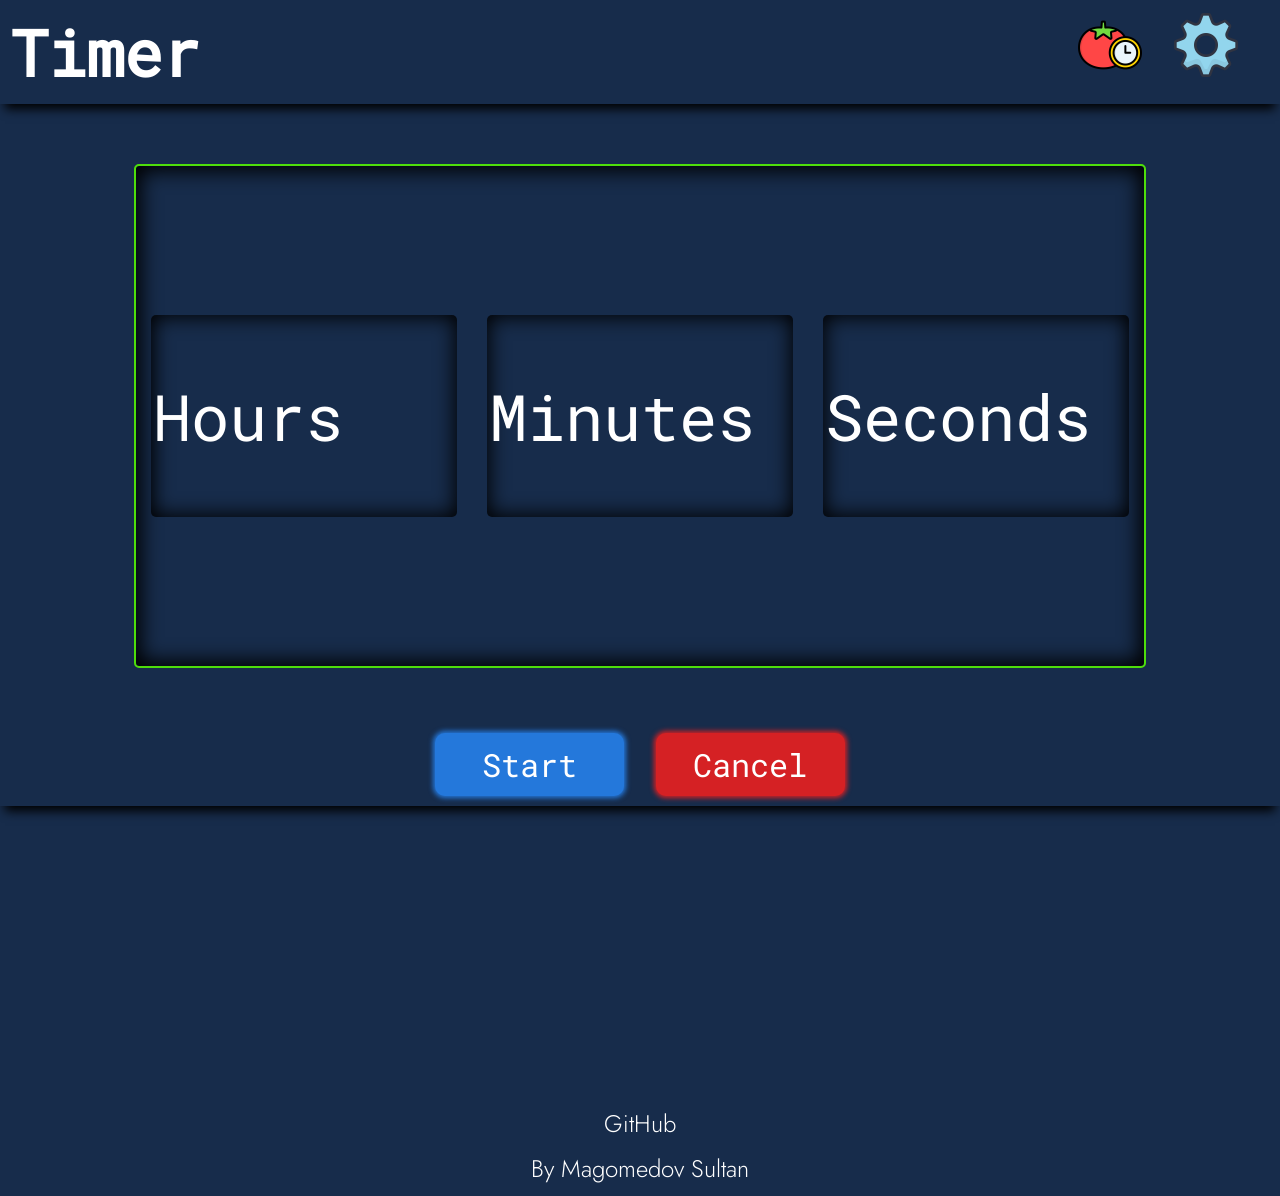
<file: index.html>
<!DOCTYPE html>
<html lang="en">
<head>
    <meta charset="UTF-8">
    <meta name="viewport" content="width=device-width, initial-scale=1.0">
    <link rel="stylesheet" href="css/timer.css">
    <link rel="stylesheet" href="css/set-time.css">
    <title>Timer</title>
</head>
<body>
    <header class="header">
        <a href="index.html" class="header_title">Timer</a>
        <div class="header_buttons" >
            <a href="pomodoro-timer.html">
                <img src="src/img/pomodoro-technique.png" alt="" title="Помодоро таймер">
            </a>
            <a href="settings.html">
                <img src="src/img/gear.png" alt="" title="Настройки">
            </a>
        </div>
    </header>
    <main class="main">
        <div class="main_input-time-container">   
            <input type="number" id="hours" required max="" placeholder="Hours" class="main_input">
            <input type="number" id="minutes" required max="60" placeholder="Minutes" class="main_input">
            <input type="number" id="seconds" required max="60" placeholder="Seconds" class="main_input">
        </div>
        <div class="main_set-time-buttons">
            <button class="main_button margin-right set-timer" id="set-timer-btn">Start</button>
            <button class="main_button cancel">Cancel</button>
        </div>
    </main>
    <footer class="footer">
        <div class="footer_info">
            <a href="https://github.com/SultanVortik/Timer">GitHub</a>
            <span>By Magomedov Sultan</span>
        </div>
    </footer>
    <script type="module" src="js/set_time.js" ></script>
</body>
</html>
</file>
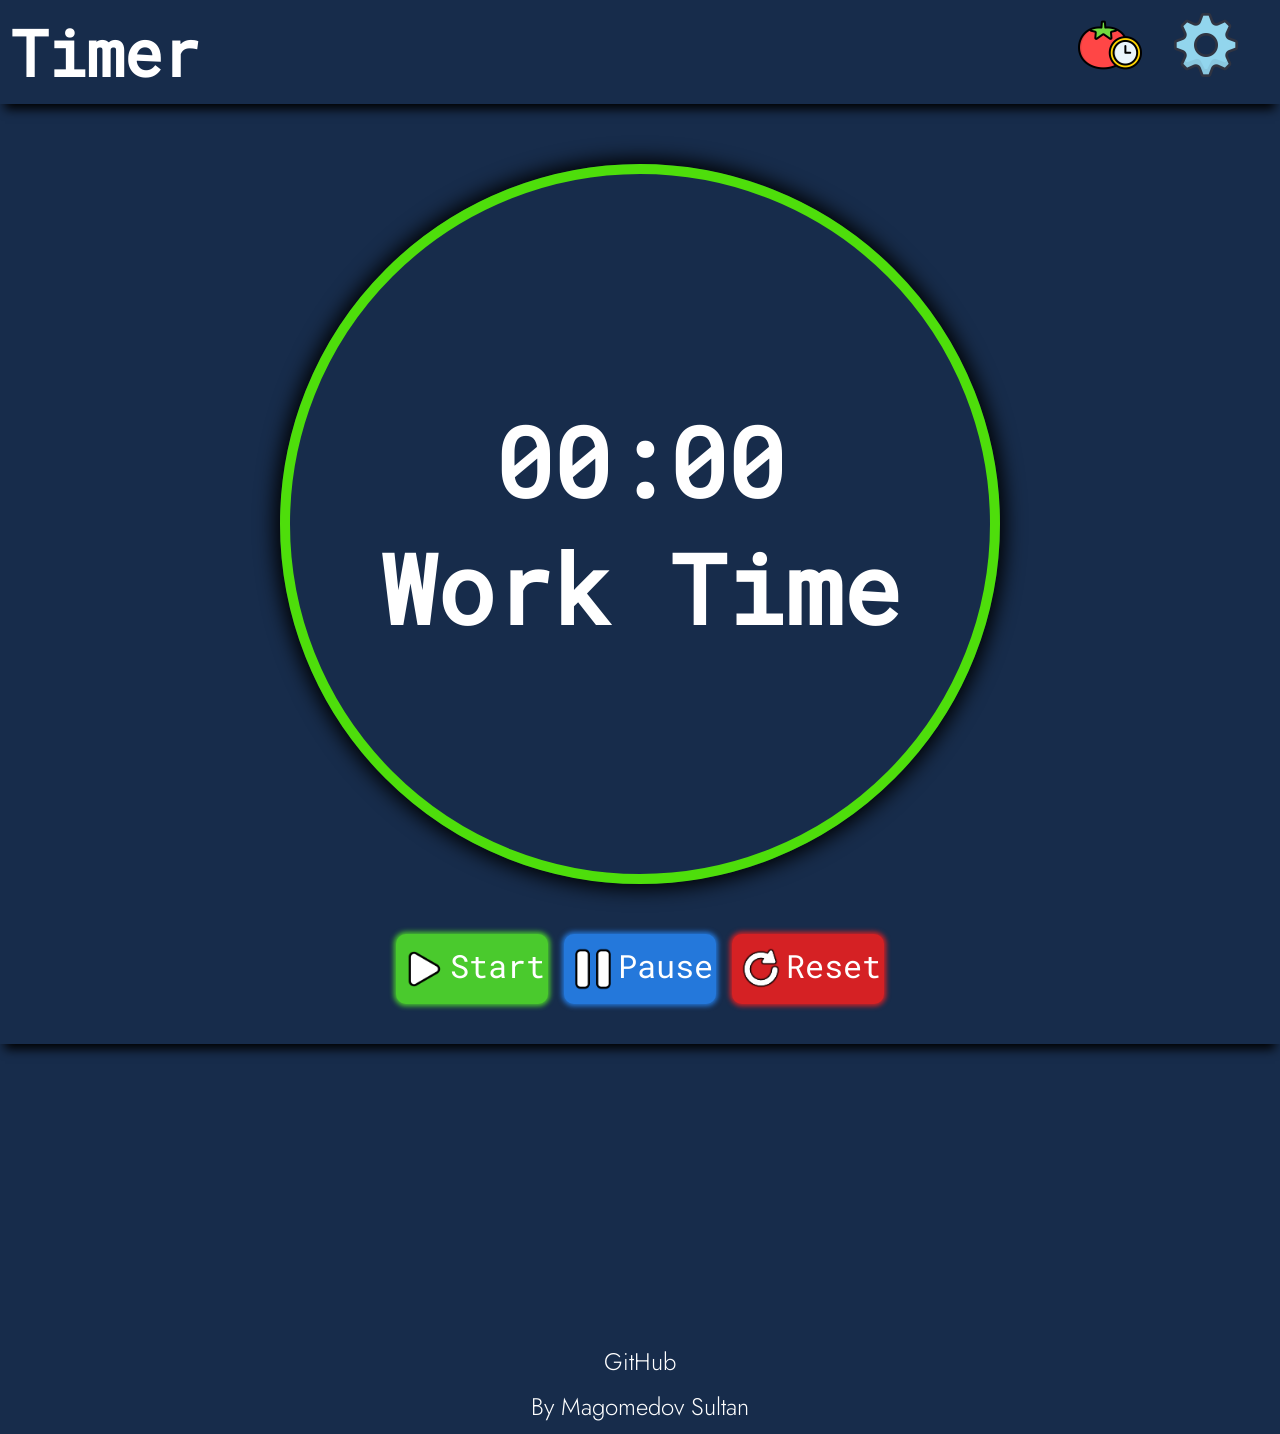
<file: pomodoro.html>
<!DOCTYPE html>
<html lang="en">
<head>
    <meta charset="UTF-8">
    <meta name="viewport" content="width=device-width, initial-scale=1.0">
    <title>Timer</title>
    <link rel="stylesheet" href="css/timer.css">
</head>
<body>
    <header class="header">
        <a href="index.html" class="header_title">Timer</a>
        <div class="header_buttons" >
            <a href="pomodoro-timer.html">
                <img src="src/img/pomodoro-technique.png" alt="" title="Помодоро таймер">
            </a>
            <a href="settings.html">
                <img src="src/img/gear.png" alt="" title="Настройки">
            </a>
        </div>
    </header>
    <main class="main">
        <div class="main_timer display-center">
            <span id="pomodoro-time" class="pomodoro_timer_el">00:00</span>
            <span class="timer-title pomodoro_timer_el" >Work Time</span>
        </div>
        <div class="main_timer-buttons">
            <button class="main_button start">
                <img class="main_button-icon" src="src/img/play.png" alt="">
                Start
            </button>
            <button class="main_button pause">
                <img class="main_button-icon" src="src/img/pause-button.png" alt="">
                Pause
            </button>
            <button class="main_button reset">
                <img class="main_button-icon" src="src/img/reset.png" alt="">
                Reset
            </button>
        </div>
    </main>
    <footer class="footer">
        <div class="footer_info">
            <a href="https://github.com/SultanVortik/Timer">GitHub</a>
            <span>By Magomedov Sultan</span>
        </div>
    </footer>
    <script type="module" src="js/pomodoro.js"></script>
</body>
</html>
</file>
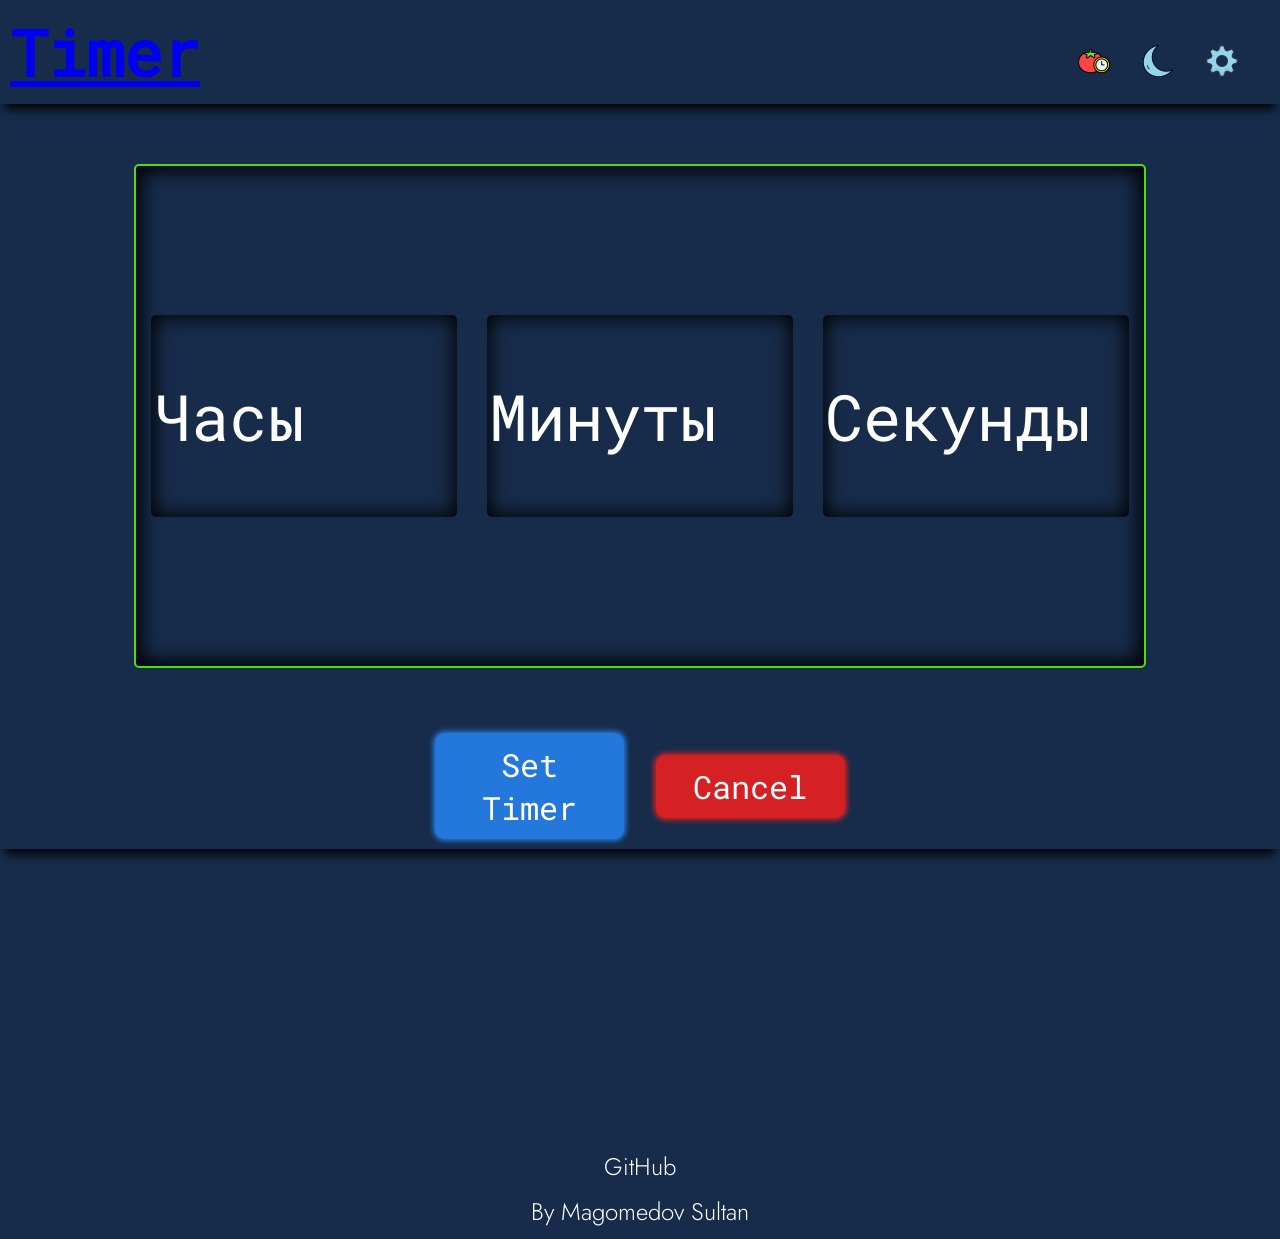
<file: set-time.html>
<!DOCTYPE html>
<html lang="en">
<head>
    <meta charset="UTF-8">
    <meta name="viewport" content="width=device-width, initial-scale=1.0">
    <link rel="stylesheet" href="css/timer.css">
    <link rel="stylesheet" href="css/set-time.css">
    <title>Set Time</title>
</head>
<body>
    <header class="header">
        <a href="set-time.html">Timer</a>
        <div class="header_buttons" >
            <a href="">
                <img src="src/img/pomodoro-technique.png" alt="" title="Помодоро таймер">
            </a>
            <a href="">
                <img src="src/img/moon.png" alt="" title="Переключить тему">
            </a>
            <a href="">
                <img src="src/img/gear.png" alt="" title="Настройки">
            </a>
        </div>
    </header>
    <main class="main">
        <div class="main_input-time-container">   
            <input type="number" placeholder="Часы" class="main_input">
            <input type="number" placeholder="Минуты" class="main_input">
            <input type="number" placeholder="Секунды" class="main_input">
        </div>
        <div class="main_set-time-buttons">
            <button class="main_button margin-right set-timer">Set Timer</button>
            <button class="main_button cancel">Cancel</button>
        </div>
    </main>
    <footer class="footer">
        <div class="footer_info">
            <a href="https://github.com/SultanVortik/Timer">GitHub</a>
            <span>By Magomedov Sultan</span>
        </div>
    </footer>
</body>
</html>
</file>
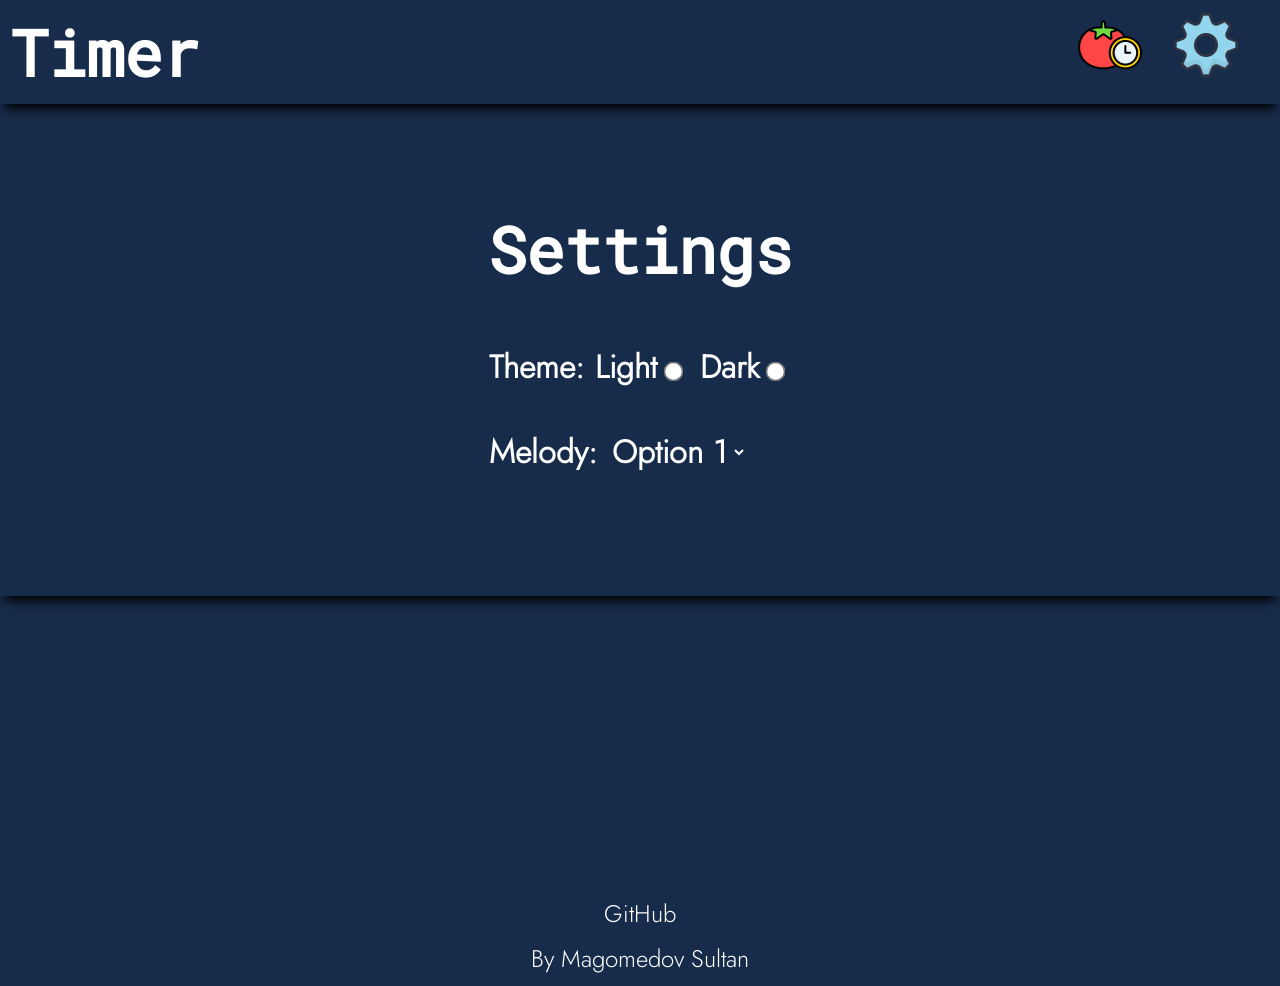
<file: settings.html>
<!DOCTYPE html>
<html lang="en">
<head>
    <meta charset="UTF-8">
    <meta name="viewport" content="width=device-width, initial-scale=1.0">
    <link rel="stylesheet" href="css/timer.css">
    <link rel="stylesheet" href="css/set-time.css">
    <title>Timer</title>
</head>
<body>
    <header class="header">
        <a href="index.html" class="header_title">Timer</a>
        <div class="header_buttons" >
            <a href="pomodoro-timer.html">
                <img src="src/img/pomodoro-technique.png" alt="" title="Помодоро таймер">
            </a>
            <a href="settings.html">
                <img src="src/img/gear.png" alt="" title="Настройки">
            </a>
        </div>
    </header>
    <main class="main">
        <h1 class="settings-title">Settings</h1>
        <div class="main_settings">
            <label for="" class="settings_el" id="theme-container">
                Theme: 
                Light<input type="radio" name="theme" id="light"> 
                Dark<input type="radio" name="theme" id="dark">
            </label><br>
            <label for="" class="settings_el">
                Melody:
                    <select class="select" name="" id="">
                        <option selected value="../src/music/1.mp3">Option 1</option>
                        <option value="../src/music/2.mp3">Option 2</option>
                        <option value="../src/music/3.mp3">Option 3</option>
                        <option value="../src/music/4.mp3">Option 4</option>                 
                    </select>
            </label>
        </div>
    </main>
    <footer class="footer">
        <div class="footer_info">
            <a href="https://github.com/SultanVortik/Timer">GitHub</a>
            <span>By Magomedov Sultan</span>
        </div>
    </footer>
    <script type="module" src="js/settings.js"></script>
</body>
</html>
</file>
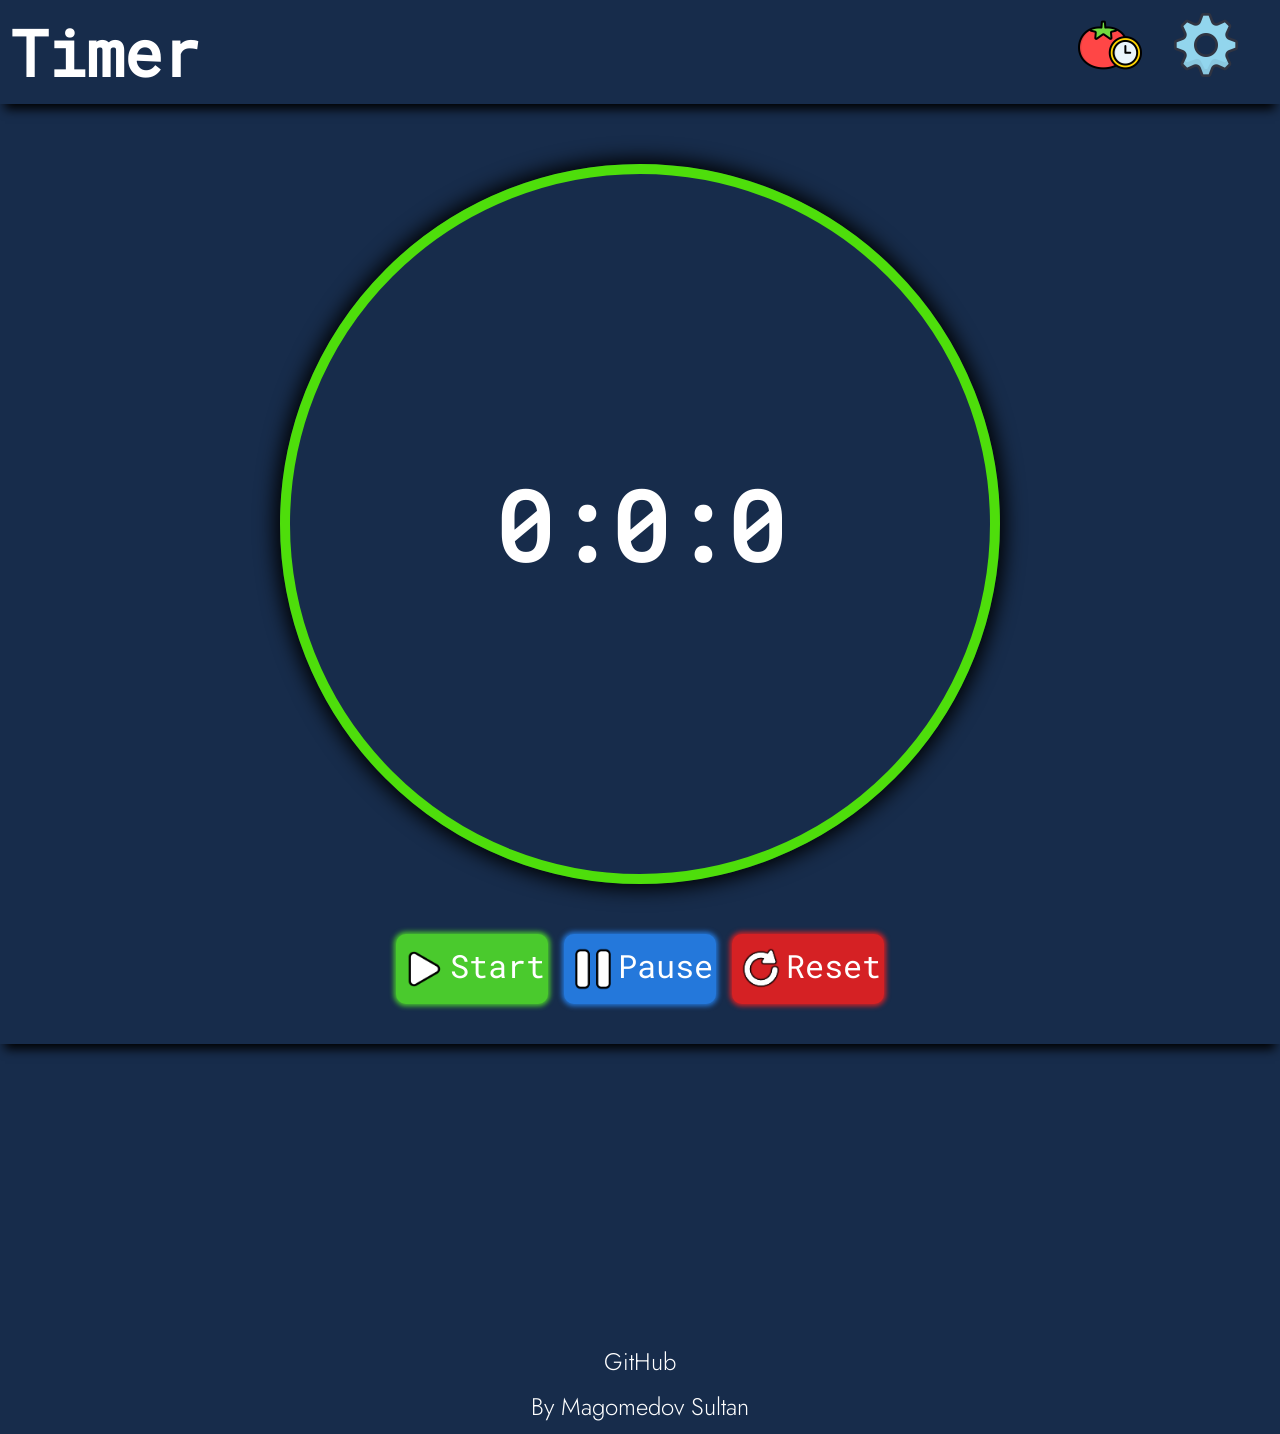
<file: timer.html>
<!DOCTYPE html>
<html lang="en">
<head>
    <meta charset="UTF-8">
    <meta name="viewport" content="width=device-width, initial-scale=1.0">
    <title>Timer</title>
    <link rel="stylesheet" href="css/timer.css">
</head>
<body>
    <header class="header">
        <a href="index.html" class="header_title">Timer</a>
        <div class="header_buttons" >
            <a href="pomodoro-timer.html">
                <img src="src/img/pomodoro-technique.png" alt="" title="Помодоро таймер">
            </a>
            <a href="settings.html">
                <img src="src/img/gear.png" alt="" title="Настройки">
            </a>
        </div>
    </header>
    <main class="main">
        <div class="main_timer">
            <span id="current-time">00:00:00</span>
        </div>
        <div class="main_timer-buttons">
            <button class="main_button start">
                <img class="main_button-icon" src="src/img/play.png" alt="">
                Start
            </button>
            <button class="main_button pause">
                <img class="main_button-icon" src="src/img/pause-button.png" alt="">
                Pause
            </button>
            <button class="main_button reset">
                <img class="main_button-icon" src="src/img/reset.png" alt="">
                Reset
            </button>
        </div>
    </main>
    <footer class="footer">
        <div class="footer_info">
            <a href="https://github.com/SultanVortik/Timer">GitHub</a>
            <span>By Magomedov Sultan</span>
        </div>
    </footer>
    <script type="module" src="js/timer.js"></script>
</body>
</html>
</file>
<file: css/timer.css>
@font-face {
    font-family: "main-font";
    src: url('/src/fonts/RobotoMono-Regular.ttf') format(truetype);
}

@font-face {
    font-family: "second-font";
    src: url('/src/fonts/Jost-Light.ttf') format(truetype);
}

body {
    margin: 0;
    padding: 0;
    background-color: #172c4b;
    --text-color-light: white;
    --text-size-main: 4rem;
    --text-size-second: 2rem;
    --box-shadow-dark: 0px 10px 10px -5px black;
    --box-shadow-light: 1px 1px 20px 10px white;
}

body::-webkit-scrollbar {
    display: none;
}

.header {
    color: var(--text-color-light);
    font-size: var(--text-size-main);
    font-family: "main-font";
    font-weight: bold;
    display: flex;
    align-items: center;
    justify-content: space-between;
    box-shadow: var(--box-shadow-dark);
    padding: 10px;
    margin-bottom: 50px;
}

.header_title {
    transition: 0.5s;
    text-decoration: none;
    color: var(--text-color-light);
}
.header_title:hover {
    font-size: 4.5rem;
    transition: 0.5s;
    margin: -1rem;
}


.header_buttons {
    width: 12%;
    display: flex;
    align-items: center;
    justify-content: space-between;
    
}

.header_buttons a {
    width: 100%;
    margin-right: 2rem;
}

.header_buttons a img {
    width: 100%;
    transition: 0.5s;
}

.header_buttons img:hover {
    width: 6rem;
    transition: 0.5s;
    margin: -1rem;
}

.main {
    display: flex;
    align-items: center;
    justify-content: center;
    flex-direction: column;
    margin-bottom: 50px;
    box-shadow: var(--box-shadow-dark);
    padding: 10px;
}

.main_timer {
    display: flex;
    align-items: center;
    justify-content: center;
    width: 700px;
    height: 700px;
    background-color: var(--backgroung-color-dark);
    border: 10px solid #4ede0b;
    box-shadow: 0 0 20px 5px black;
    border-radius: 50%;
    font-size: 6rem;
    font-family: "main-font";
    font-weight: bold;
    color: var(--text-color-light);
}

.display-center {
    display: flex;
    align-items: center;
    justify-content: center;
    flex-direction: column;
}



.timer-start {
    animation: lighthing 2s infinite ;
}


.main_timer-buttons {
    width: 40%;
    display: flex;
    align-items: center;
    justify-content: space-around;
    margin-top: 50px;
    font-family: "second-font";
    padding-bottom: 30px;
}

.main_button {
    width: 30%;
    font-size: 3rem;
    border-radius: 10px;
    padding: 10px;
    display: flex;
    align-self: center;
    justify-content: center;
    transition: 0.1s;
    border: none;
    font-family: "main-font";
    color: var(--text-color-light);
    cursor: pointer;
}

.main_button:active {
    opacity: 0.3;
    transition: 0.1s;
}

.main_button-icon {
    width: 50px;
}

.main_settings {
    display: flex;
    align-items: center;
    justify-content: center;
    flex-direction: column;
    padding: 10px;
    gap: 10px;
    margin-bottom: 100px;
}

.settings_el {
    margin-right: auto;
    font-family: 'second-font';
    font-weight: bold;
    font-size: var(--text-size-second);
    color: var(--text-color-light);
}

.settings_el input[type='radio'] {
    transform: scale(1.5);
    margin: 10px;
}

.settings_el select {
    font-family: 'second-font';
    font-size: var(--text-size-second);
    background-color: transparent;
    border: none;
    font-weight: bold;
    color: var(--text-color-light);
}

.settings_el select option {
    background-color: #172c4b;
}

.settings-title {
    color: var(--text-color-light);
    font-family: 'main-font';
    font-size: var(--text-size-main);
}

.start {
    background-color: #4aca2d;
    box-shadow: 0 0 5px 2px #4aca2d;
}

.pause, .set-timer {
    background-color: #2478db;
    box-shadow: 0 0 5px 2px #2478db;
}

.reset, .cancel {
    background-color: #d52124;
    box-shadow: 0 0 5px 2px #d52124;
}

.footer {
    margin-top: 300px;
    display: flex;
    align-items: center;
    justify-content: center;
    position: relative;
    left: 0;
    bottom: 0;
    width: 100%;
}

.footer_info a {
    transition: 0.5s;
}

.footer_info a:hover {
    font-size: 2rem;
    transition: 0.5s;
    margin: 0;
}

.footer_info, .footer_info a{
    color: var(--text-color-light);
    font-family: "second-font";
    display: flex;
    align-items: center;
    justify-content: center;
    flex-direction: column;
    margin-bottom: 10px;
    text-decoration: none;
    font-size: 1.5rem;
}



@keyframes lighthing {
    0% {
        box-shadow: 0;
    }
    
    50% {
        box-shadow: 0 0 10px 2px #4ede0b;
    }

    100% {
        box-shadow: 0;
    }
}

@media (max-width: 1600px) {
    .main_button {
        font-size: 2.5rem;
    }
}

@media (max-width: 1500px ) {
    .header_buttons {
        width: 12rem;
    }
}


@media (max-width: 1400px) {
    .main_button {
        font-size: 2rem;
    }
}

@media (max-width: 1200px) {
    .main_button {
        font-size: 1.5rem;
    }
    .main_button-icon {
        width: 30%;
    }
    .main_timer {
        width: 500px;
        height: 500px;
    }
    .pomodoro_timer_el {
        font-size: 4rem;
    }
}

@media (max-width: 900px ) {
    .footer_info, .footer_info a {
        font-size: 1rem;
    }
    .settings-title {
        font-size: 2rem;
    }
    .settings_el {
        font-size: 1rem;
    }
    .settings_el select {
        font-size: 1rem;
    }
}

@media (max-width: 750px) {
    .main_button {
        font-size: 1rem;
    }
    .header_title {
        font-size: 2rem;
    }
    .header_buttons {
        width: 10rem;
        margin-left: -2rem;
    }
    .main_timer {
        width: 300px;
        height: 300px;
        font-size: 4rem;
    }
    .main_timer-buttons {
        width: 50%;
    }
    .pomodoro_timer_el {
        font-size: 2rem;
    }
}

@media(max-width: 500px) {
    .footer_info, .footer_info a {
        font-size: 0.7rem;
    }
    .main_timer {
        width: 200px;
        height: 200px;
        font-size: 3rem;
    }
    .main_timer-buttons {
        width: 60%;
    }
    .main_settings {
        margin-bottom: 0;
    }
    .settings-title {
        font-size: 2rem;
    }
    .settings_el {
        font-size: 1rem;
    }
    .settings_el select {
        font-size: 1rem;
    }
}

@media(max-width: 400px) {
    .main_timer {
        width: 150px;
        height: 150px;
        font-size: 2rem;
    }
    .main_button-icon {
        width: 40%;
    }
    .pomodoro_timer_el {
        font-size: 1.5rem;
    }
}

@media (max-width: 330px ) {
    .main_input {
        font-size: 0.5rem;
    }
    .header_buttons {
        width: 9rem;
    }
    .header_title {
        font-size: 1.5rem;
    }
    .header_buttons {
        margin-left: -10%;
    }
    .main_button {
        font-size: 0.7rem;
    }
    .main_timer-buttons {
        width: 70%;
    }
}
</file>
<file: css/set-time.css>
.main_input-time-container {
    display: flex;
    align-items: center;
    justify-content: space-around;
    width: 80%;
    height: 500px;
    border: 2px solid #4ede0b;
    box-shadow: inset 0 0 20px 5px black;
    border-radius: 5px;
    transition: 0.5s;
    margin-bottom: 50px;
}



.main_input-time-container:hover {
    transition: 0.5s;
    box-shadow: 0 0 20px 2px #4ede0b;
}

.main_pomodoro-button {
    background-color: transparent;
    font-size: 8rem;
    width: 30%;
    font-family: "second-font";
    color: var(--text-color-light);
    border: 2px solid #4ede0b;
    box-shadow: inset 0 0 20px 5px black;
    border-radius: 5px;
    transition: 0.5s;
}

.main_pomodoro-button:active {
    opacity: 0.3;
    transition: 0.1s;
}

.main_input {
    width: 30%;
    height: 200px;
    background-color: transparent;
    font-family: "main-font";
    font-size: 6rem;
    border: none;
    transition: 0.5s;
    border-radius: 5px;
    color: var(--text-color-light);
    font-family: "main-font";
    box-shadow: inset 0 0 20px 2px black;
}

.max-width {
    width: 100%;
}

.main_input:hover {
    transition: 0.5s;
    box-shadow: 0 0 20px 2px #4ede0b;
}

.main_input:focus {
    outline: none;
    border-color: #4ede0b;
}

.main_input::placeholder {
    color: var(--text-color-light);
}

.main_input::-webkit-outer-spin-button,
.main_input::-webkit-inner-spin-button {
  -webkit-appearance: none;
  margin: 0;
}

.main_set-time-buttons {
    margin-top: 15px;
    width: 50%;
    display: flex;
    align-items: center;
    justify-content: center;
}

.margin-right {
    margin-right: 5%
}

.main_title {
    background-image: url('../src/img/pomodoro-texture.jpg');
    background-size: cover;
    font-family: "main-font";
    font-size: var(--text-size-main);
    -webkit-background-clip: text;
    background-clip: text;
    color: transparent; 
}


@media (max-width: 1700px) {
    .main_input {
        font-size: 4rem;
    }
}

@media (max-width: 1500px ) {
    .header_buttons {
        width: 12rem;
    }
    .main_pomodoro-button {
        font-size: 6rem;
    }
}

@media (max-width: 1200px ) {
    .main_button {
        width: 25%;
        font-size: 2rem;
    }
    .main_input-time-container {
        width: 60%;
        height: 200px;
    }
    .main_input {
        height: 50%;
        font-size: 1.5rem;
    }
    .main_pomodoro-button {
        font-size: 3rem;
        width: 40%;
    }
    .main_title {
        font-size: 3rem;
    }
}

@media (max-width: 900px ) {
    .main_button {
        font-size: 1.5rem;
    }
    .main_input-time-container {
        height: 200px;
    }
    .footer_info, .footer_info a {
        font-size: 1rem;
    }
    .main_title {
        font-size: 2rem;
    }
}

@media (max-width: 700px ) {
    .main_button {
        font-size: 1rem;
    }
    .main_input-time-container {
        height: 100px;
    }
    .main_input {
        font-size: 1rem;
    }
    .main_set-time-buttons {
        margin-top: -20px;
    }
    .header_title {
        font-size: 2rem;
    }
    .header_buttons {
        width: 10rem;
        margin-left: -2rem;
    }
    .main_pomodoro-button {
        font-size: 2rem;
        width: 40%;
    }
}

@media (max-width: 500px ) {
    .main_button {
        font-size: 0.7rem;
    }
    .footer_info, .footer_info a {
        font-size: 0.7rem;
    }
    .main_title {
        font-size: 1.5rem;
    }
    .main_pomodoro-button {
        font-size: 1.5rem;
        width: 40%;
    }
}

@media (max-width: 400px ) {
    .main_input {
        font-size: 0.7rem;
    }
    .main_set-time-buttons {
        margin-top: -40px;
    }
    .main_button {
        font-size: 0.5rem;
    }
    .main_pomodoro-button {
        font-size: 1rem;
        width: 40%;
    }
    .main_title {
        font-size: 1rem;
    }
}

@media (max-width: 300px ) {
    .main_input {
        font-size: 0.5rem;
    }
    .header_buttons {
        width: 9rem;
    }
    .header_title {
        font-size: 1.5rem;
    }
}
</file>
